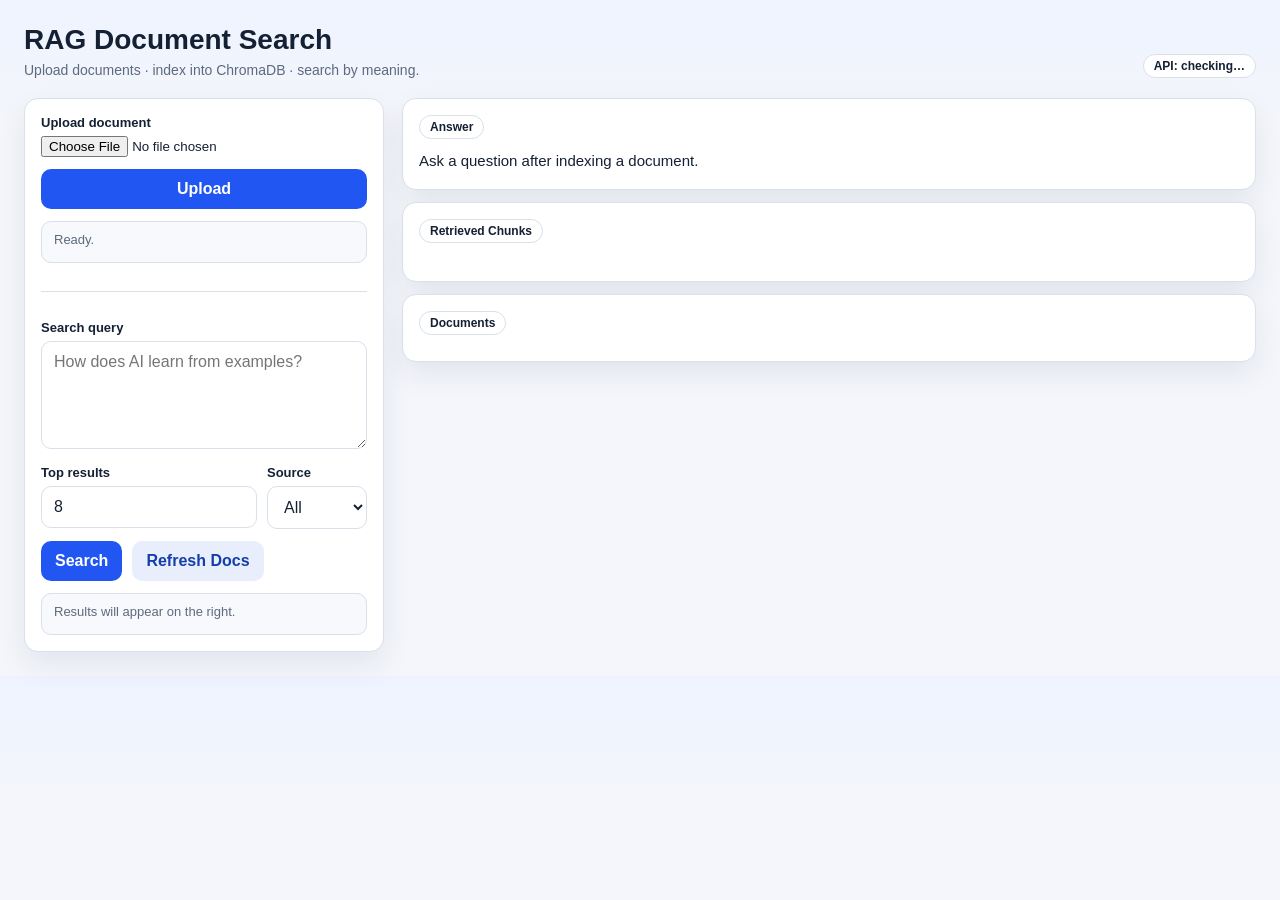
<file: index.html>
<!doctype html>
<html lang="en">
<head>
  <meta charset="utf-8" />
  <meta name="viewport" content="width=device-width, initial-scale=1" />
  <title>RAG Document Search</title>
  <link rel="stylesheet" href="styles.css" />
  <script src="config.js"></script>
</head>
<body>
<div class="shell">
  <header>
    <div>
      <h1>RAG Document Search</h1>
      <div class="subtle">Upload documents · index into ChromaDB · search by meaning.</div>
    </div>
    <div class="pill" id="healthPill">API: checking…</div>
  </header>

  <div class="grid">
    <section class="panel stack">
      <div>
        <label for="fileInput">Upload document</label>
        <input id="fileInput" type="file" accept=".pdf,.txt,.md" />
      </div>
      <button class="primary" id="uploadBtn">Upload</button>
      <div class="status" id="uploadStatus">Ready.</div>

      <div class="divider"></div>

      <div>
        <label for="queryInput">Search query</label>
        <textarea id="queryInput" placeholder="How does AI learn from examples?"></textarea>
      </div>
      <div class="row">
        <div>
          <label for="topKInput">Top results</label>
          <input id="topKInput" type="number" min="1" max="20" value="8" />
        </div>
        <div>
          <label for="sourceSelect">Source</label>
          <select id="sourceSelect">
            <option value="">All</option>
          </select>
        </div>
      </div>
      <div class="actions">
        <button class="primary"   id="searchBtn">Search</button>
        <button class="secondary" id="refreshBtn">Refresh Docs</button>
      </div>
      <div class="status" id="searchStatus">Results will appear on the right.</div>
    </section>

    <section class="stack">
      <div class="panel">
        <div class="pill" style="margin-bottom:10px">Answer</div>
        <div class="answer" id="answerBox">Ask a question after indexing a document.</div>
      </div>
      <div class="panel">
        <div class="pill" style="margin-bottom:10px">Retrieved Chunks</div>
        <div class="results" id="resultsBox"></div>
      </div>
      <div class="panel">
        <div class="pill" style="margin-bottom:10px">Documents</div>
        <div class="cards" id="docsBox"></div>
      </div>
    </section>
  </div>
</div>

<script src="app.js"></script>
</body>
</html>
</file>
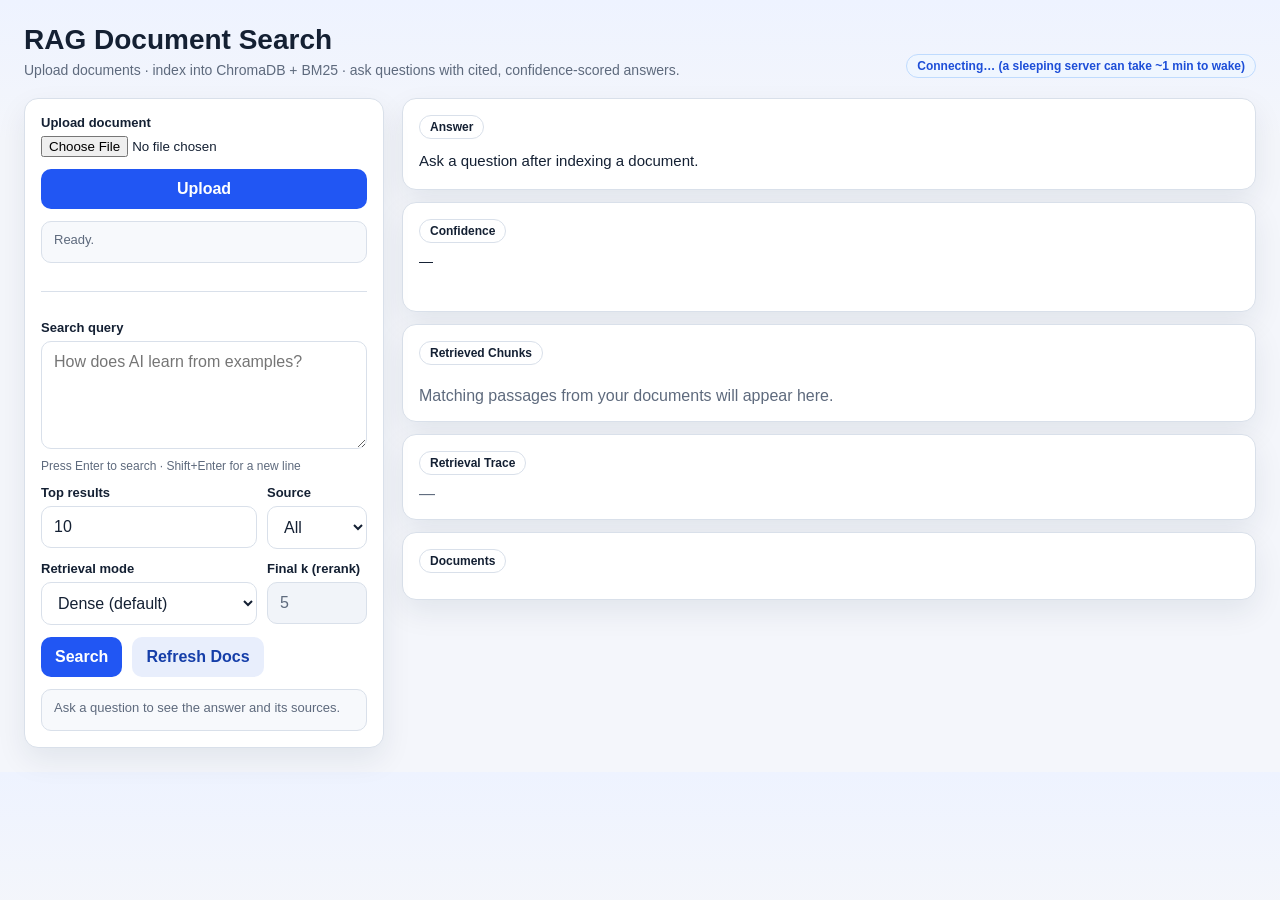
<file: frontend/index.html>
<!doctype html>
<html lang="en">
<head>
  <meta charset="utf-8" />
  <meta name="viewport" content="width=device-width, initial-scale=1" />
  <title>RAG Document Search</title>
  <link rel="stylesheet" href="styles.css" />
  <script src="config.js"></script>
</head>
<body>
<div class="shell">
  <header>
    <div>
      <h1>RAG Document Search</h1>
      <div class="subtle">Upload documents · index into ChromaDB + BM25 · ask questions with cited, confidence-scored answers.</div>
    </div>
    <div class="pill" id="healthPill">API: checking…</div>
  </header>

  <div class="grid">
    <section class="panel stack">
      <div>
        <label for="fileInput">Upload document</label>
        <input id="fileInput" type="file" accept=".pdf,.txt,.md" />
      </div>
      <button class="primary" id="uploadBtn">Upload</button>
      <div class="status" id="uploadStatus">Ready.</div>

      <div class="divider"></div>

      <div>
        <label for="queryInput">Search query</label>
        <textarea id="queryInput" placeholder="How does AI learn from examples?"></textarea>
        <div class="hint">Press Enter to search · Shift+Enter for a new line</div>
      </div>
      <div class="row">
        <div>
          <label for="topKInput">Top results</label>
          <input id="topKInput" type="number" min="1" max="50" value="10" />
        </div>
        <div>
          <label for="sourceSelect">Source</label>
          <select id="sourceSelect">
            <option value="">All</option>
          </select>
        </div>
      </div>
      <div class="row">
        <div>
          <label for="modeSelect">Retrieval mode</label>
          <select id="modeSelect">
            <option value="dense">Dense (default)</option>
            <option value="sparse">BM25</option>
            <option value="hybrid">Hybrid RRF</option>
            <option value="hybrid_rerank">Hybrid + Rerank</option>
          </select>
        </div>
        <div>
          <label for="topKFinalInput">Final k (rerank)</label>
          <input id="topKFinalInput" type="number" min="1" max="20" value="5" />
        </div>
      </div>
      <div class="actions">
        <button class="primary"   id="searchBtn">Search</button>
        <button class="secondary" id="refreshBtn">Refresh Docs</button>
      </div>
      <div class="status" id="searchStatus">Ask a question to see the answer and its sources.</div>
    </section>

    <section class="stack">
      <div class="panel">
        <div class="pill" style="margin-bottom:10px">Answer</div>
        <div class="answer" id="answerBox">Ask a question after indexing a document.</div>
      </div>
      <div class="panel">
        <div class="pill" style="margin-bottom:10px">Confidence</div>
        <div id="confidenceBox" class="confidence">—</div>
      </div>
      <div class="panel">
        <div class="pill" style="margin-bottom:10px">Retrieved Chunks</div>
        <div class="results" id="resultsBox"><div class="muted">Matching passages from your documents will appear here.</div></div>
      </div>
      <div class="panel">
        <div class="pill" style="margin-bottom:10px">Retrieval Trace</div>
        <div class="trace" id="traceBox"><div class="muted">—</div></div>
      </div>
      <div class="panel">
        <div class="pill" style="margin-bottom:10px">Documents</div>
        <div class="cards" id="docsBox"></div>
      </div>
    </section>
  </div>
</div>

<script src="app.js"></script>
</body>
</html>
</file>
<file: styles.css>
:root {
  color-scheme: light;
  --bg: #f4f6fb;
  --panel: #ffffff;
  --text: #142033;
  --muted: #5e6a7d;
  --line: #d9e0ea;
  --accent: #2156f3;
  --accent-2: #153ea9;
  --good: #117a43;
  --bad: #b42318;
  --shadow: 0 12px 30px rgba(18,34,66,0.08);
  --radius: 14px;
}
*, *::before, *::after { box-sizing: border-box; }
body {
  margin: 0;
  font-family: Inter, "Segoe UI", Arial, sans-serif;
  background: linear-gradient(180deg, #eef3ff 0%, var(--bg) 18%);
  color: var(--text);
}
.shell { max-width: 1280px; margin: 0 auto; padding: 24px; }
header {
  display: flex;
  justify-content: space-between;
  align-items: flex-end;
  gap: 16px;
  margin-bottom: 20px;
  flex-wrap: wrap;
}
h1 { margin: 0; font-size: 28px; }
.subtle { color: var(--muted); font-size: 14px; margin-top: 6px; }
.grid {
  display: grid;
  grid-template-columns: 360px minmax(0, 1fr);
  gap: 18px;
  align-items: start;
}
.grid > .panel:first-child {
  position: sticky;
  top: 16px;
}
.panel {
  background: var(--panel);
  border: 1px solid var(--line);
  border-radius: var(--radius);
  box-shadow: var(--shadow);
  padding: 16px;
}
.stack { display: grid; gap: 12px; }
label { display: block; font-size: 13px; font-weight: 600; margin-bottom: 6px; }
input[type="text"],
input[type="number"],
textarea,
select {
  width: 100%;
  border: 1px solid var(--line);
  border-radius: 10px;
  padding: 11px 12px;
  font: inherit;
  background: #fff;
  color: var(--text);
}
textarea { min-height: 108px; resize: vertical; }
button {
  border: 0;
  border-radius: 10px;
  padding: 11px 14px;
  font: inherit;
  font-weight: 700;
  cursor: pointer;
  transition: transform 0.08s ease, opacity 0.2s ease;
}
button:hover  { transform: translateY(-1px); }
button:disabled { opacity: 0.55; cursor: not-allowed; transform: none; }
.primary   { background: var(--accent);  color: #fff; }
.secondary { background: #e8eefc; color: var(--accent-2); }
.danger    { background: #fdeceb; color: var(--bad); }
.danger:hover { background: #fbdad8; }
.status {
  padding: 10px 12px;
  border-radius: 10px;
  background: #f7f9fc;
  border: 1px solid var(--line);
  color: var(--muted);
  font-size: 13px;
  min-height: 42px;
  white-space: pre-wrap;
}
.cards { display: grid; gap: 12px; }
.doc { border: 1px solid var(--line); border-radius: 12px; padding: 12px; background: #fbfcfe; }
.doc-top {
  display: flex;
  justify-content: space-between;
  align-items: center;
  gap: 12px;
  flex-wrap: wrap;
  margin-bottom: 6px;
}
.pill {
  display: inline-flex;
  align-items: center;
  gap: 6px;
  border-radius: 999px;
  padding: 4px 10px;
  font-size: 12px;
  font-weight: 700;
  border: 1px solid var(--line);
  background: #fff;
}
.ok   { color: var(--good); }
.fail { color: var(--bad);  }
.muted { color: var(--muted); }
.answer {
  white-space: pre-wrap;
  line-height: 1.6;
  font-size: 15px;
  max-height: 320px;
  overflow: auto;
}
.results { display: grid; gap: 12px; margin-top: 12px; }
.result { border: 1px solid var(--line); border-radius: 12px; padding: 12px; background: #fff; }
.result-head {
  display: flex;
  justify-content: space-between;
  gap: 12px;
  flex-wrap: wrap;
  margin-bottom: 8px;
  font-size: 13px;
  color: var(--muted);
}
.result-text { white-space: pre-wrap; line-height: 1.55; font-size: 14px; }
.results { max-height: 420px; overflow: auto; }
.row { display: grid; grid-template-columns: 1fr 100px; gap: 10px; }
.actions { display: flex; gap: 10px; flex-wrap: wrap; }
.divider { height: 1px; background: var(--line); margin: 16px 0; }
@media (max-width: 980px) {
  .grid { grid-template-columns: 1fr; }
  .row  { grid-template-columns: 1fr; }
}
</file>
<file: frontend/styles.css>
:root {
  color-scheme: light;
  --bg: #f4f6fb;
  --panel: #ffffff;
  --text: #142033;
  --muted: #5e6a7d;
  --line: #d9e0ea;
  --accent: #2156f3;
  --accent-2: #153ea9;
  --good: #117a43;
  --bad: #b42318;
  --shadow: 0 12px 30px rgba(18,34,66,0.08);
  --radius: 14px;
}
*, *::before, *::after { box-sizing: border-box; }
body {
  margin: 0;
  font-family: Inter, "Segoe UI", Arial, sans-serif;
  background: linear-gradient(180deg, #eef3ff 0%, var(--bg) 18%);
  color: var(--text);
}
.shell { max-width: 1280px; margin: 0 auto; padding: 24px; }
header {
  display: flex;
  justify-content: space-between;
  align-items: flex-end;
  gap: 16px;
  margin-bottom: 20px;
  flex-wrap: wrap;
}
h1 { margin: 0; font-size: 28px; }
.subtle { color: var(--muted); font-size: 14px; margin-top: 6px; }
.grid {
  display: grid;
  grid-template-columns: 360px minmax(0, 1fr);
  gap: 18px;
  align-items: start;
}
.grid > .panel:first-child {
  position: sticky;
  top: 16px;
}
.panel {
  background: var(--panel);
  border: 1px solid var(--line);
  border-radius: var(--radius);
  box-shadow: var(--shadow);
  padding: 16px;
}
.stack { display: grid; gap: 12px; }
label { display: block; font-size: 13px; font-weight: 600; margin-bottom: 6px; }
input[type="text"],
input[type="number"],
textarea,
select {
  width: 100%;
  border: 1px solid var(--line);
  border-radius: 10px;
  padding: 11px 12px;
  font: inherit;
  background: #fff;
  color: var(--text);
}
textarea { min-height: 108px; resize: vertical; }
button {
  border: 0;
  border-radius: 10px;
  padding: 11px 14px;
  font: inherit;
  font-weight: 700;
  cursor: pointer;
  transition: transform 0.08s ease, opacity 0.2s ease;
}
button:hover  { transform: translateY(-1px); }
button:disabled { opacity: 0.55; cursor: not-allowed; transform: none; }
.primary   { background: var(--accent);  color: #fff; }
.secondary { background: #e8eefc; color: var(--accent-2); }
.danger    { background: #fdeceb; color: var(--bad); }
.danger:hover { background: #fbdad8; }
.status {
  padding: 10px 12px;
  border-radius: 10px;
  background: #f7f9fc;
  border: 1px solid var(--line);
  color: var(--muted);
  font-size: 13px;
  min-height: 42px;
  white-space: pre-wrap;
}
.cards { display: grid; gap: 12px; }
.doc { border: 1px solid var(--line); border-radius: 12px; padding: 12px; background: #fbfcfe; }
.doc-top {
  display: flex;
  justify-content: space-between;
  align-items: center;
  gap: 12px;
  flex-wrap: wrap;
  margin-bottom: 6px;
}
.pill {
  display: inline-flex;
  align-items: center;
  gap: 6px;
  border-radius: 999px;
  padding: 4px 10px;
  font-size: 12px;
  font-weight: 700;
  border: 1px solid var(--line);
  background: #fff;
}
.ok   { color: var(--good); }
.fail { color: var(--bad);  }
.muted { color: var(--muted); }
.indexing {
  color: #1d4ed8;
  background: #eff6ff;
  border-color: #bfdbfe;
  animation: pulse-border 1.5s infinite alternate;
}
@keyframes pulse-border {
  0% { border-color: #bfdbfe; box-shadow: 0 0 0 0 rgba(59, 130, 246, 0.2); }
  100% { border-color: #3b82f6; box-shadow: 0 0 8px 2px rgba(59, 130, 246, 0.3); }
}
.progress-bar-container {
  margin-top: 8px;
  background: #e2e8f0;
  height: 6px;
  border-radius: 3px;
  overflow: hidden;
}
.progress-bar-fill {
  background: linear-gradient(90deg, #3b82f6, #1d4ed8);
  height: 100%;
  border-radius: 3px;
  transition: width 0.4s ease;
}
.answer {
  white-space: pre-wrap;
  line-height: 1.6;
  font-size: 15px;
  max-height: 320px;
  overflow: auto;
}
.confidence {
  font-size: 14px;
  min-height: 42px;
}
.results { display: grid; gap: 12px; margin-top: 12px; }
.result { border: 1px solid var(--line); border-radius: 12px; padding: 12px; background: #fff; }
.result-head {
  display: flex;
  justify-content: space-between;
  gap: 12px;
  flex-wrap: wrap;
  margin-bottom: 8px;
  font-size: 13px;
  color: var(--muted);
}
.result-text { white-space: pre-wrap; line-height: 1.55; font-size: 14px; }
.results { max-height: 420px; overflow: auto; }
.row { display: grid; grid-template-columns: 1fr 100px; gap: 10px; }
.actions { display: flex; gap: 10px; flex-wrap: wrap; }
.hint { font-size: 12px; color: var(--muted); margin-top: 6px; }
.doc-name { overflow-wrap: anywhere; }
input:disabled, select:disabled { background: #f1f4f9; color: var(--muted); cursor: not-allowed; }
.trace-row { display: flex; justify-content: space-between; gap: 12px; padding: 6px 0; border-bottom: 1px solid var(--line); font-size: 14px; }
.trace-row:last-child { border-bottom: 0; }
.trace-label { color: var(--muted); font-weight: 600; }
.trace-val { font-variant-numeric: tabular-nums; }
.pill.ok { background: #ecfdf3; border-color: #abefc6; }
.pill.fail { background: #fef3f2; border-color: #fecdca; }
.divider { height: 1px; background: var(--line); margin: 16px 0; }
@media (max-width: 980px) {
  .grid { grid-template-columns: 1fr; }
  .row  { grid-template-columns: 1fr; }
}
</file>
